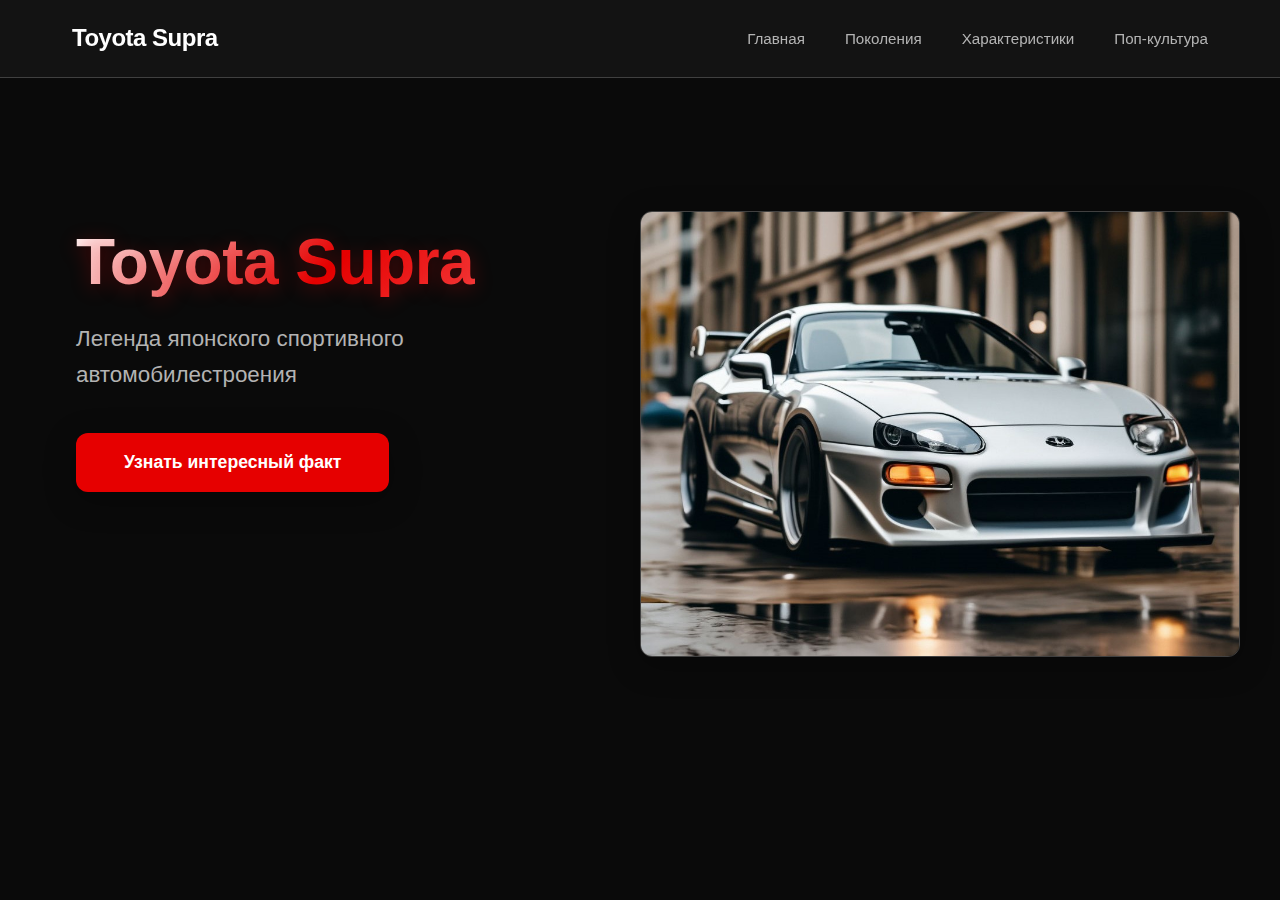
<file: index.html>
<!DOCTYPE html>
<html>
    <head>
        <meta charset="utf-8">
        <meta name="viewport" content="width=device-width, initial-scale=1.0">
        <title> Toyota Supra </title>
        <link rel="stylesheet" href="styles/style.css">
        <script src="scripts/components/navigation.js" defer></script>
        <script src="scripts/components/main.js" defer></script>
    </head>
    <body>
        <header id="navbar-placeholder"></header>
        
        <main>
            <section class="hero">
                <div class="hero-content">
                    <h1>Toyota Supra</h1>
                    <p class="hero-subtitle">Легенда японского спортивного автомобилестроения</p>
                    <button id="fact-button" class="cta-button">Узнать интересный факт</button>
                </div>
                <div class="hero-image">
                    <img src="images/supra_main.jpg" alt="Toyota Supra - надёжность и скорость" />
                </div>
            </section>
        </main>
        <div id="fact-modal" class="modal">
            <div class="modal-content">
                <div class="modal-header">
                    <h3>Интересный факт</h3>
                    <snap class="close-modal">&times;</snap>
                </div>
                <div class="modal-body">
                    <p id="fact-text">Здесь появится интересный факт...</p>
                </div>
                <div class="modal-footer">
                    <button id="close-fact" class="=modal-button">Закрыть</button>
                    <button id="another-fact" class="=modal-button primary">Ещё факт</button>
                </div>
            </div>
        </div>
    </body>
</html>
</file>
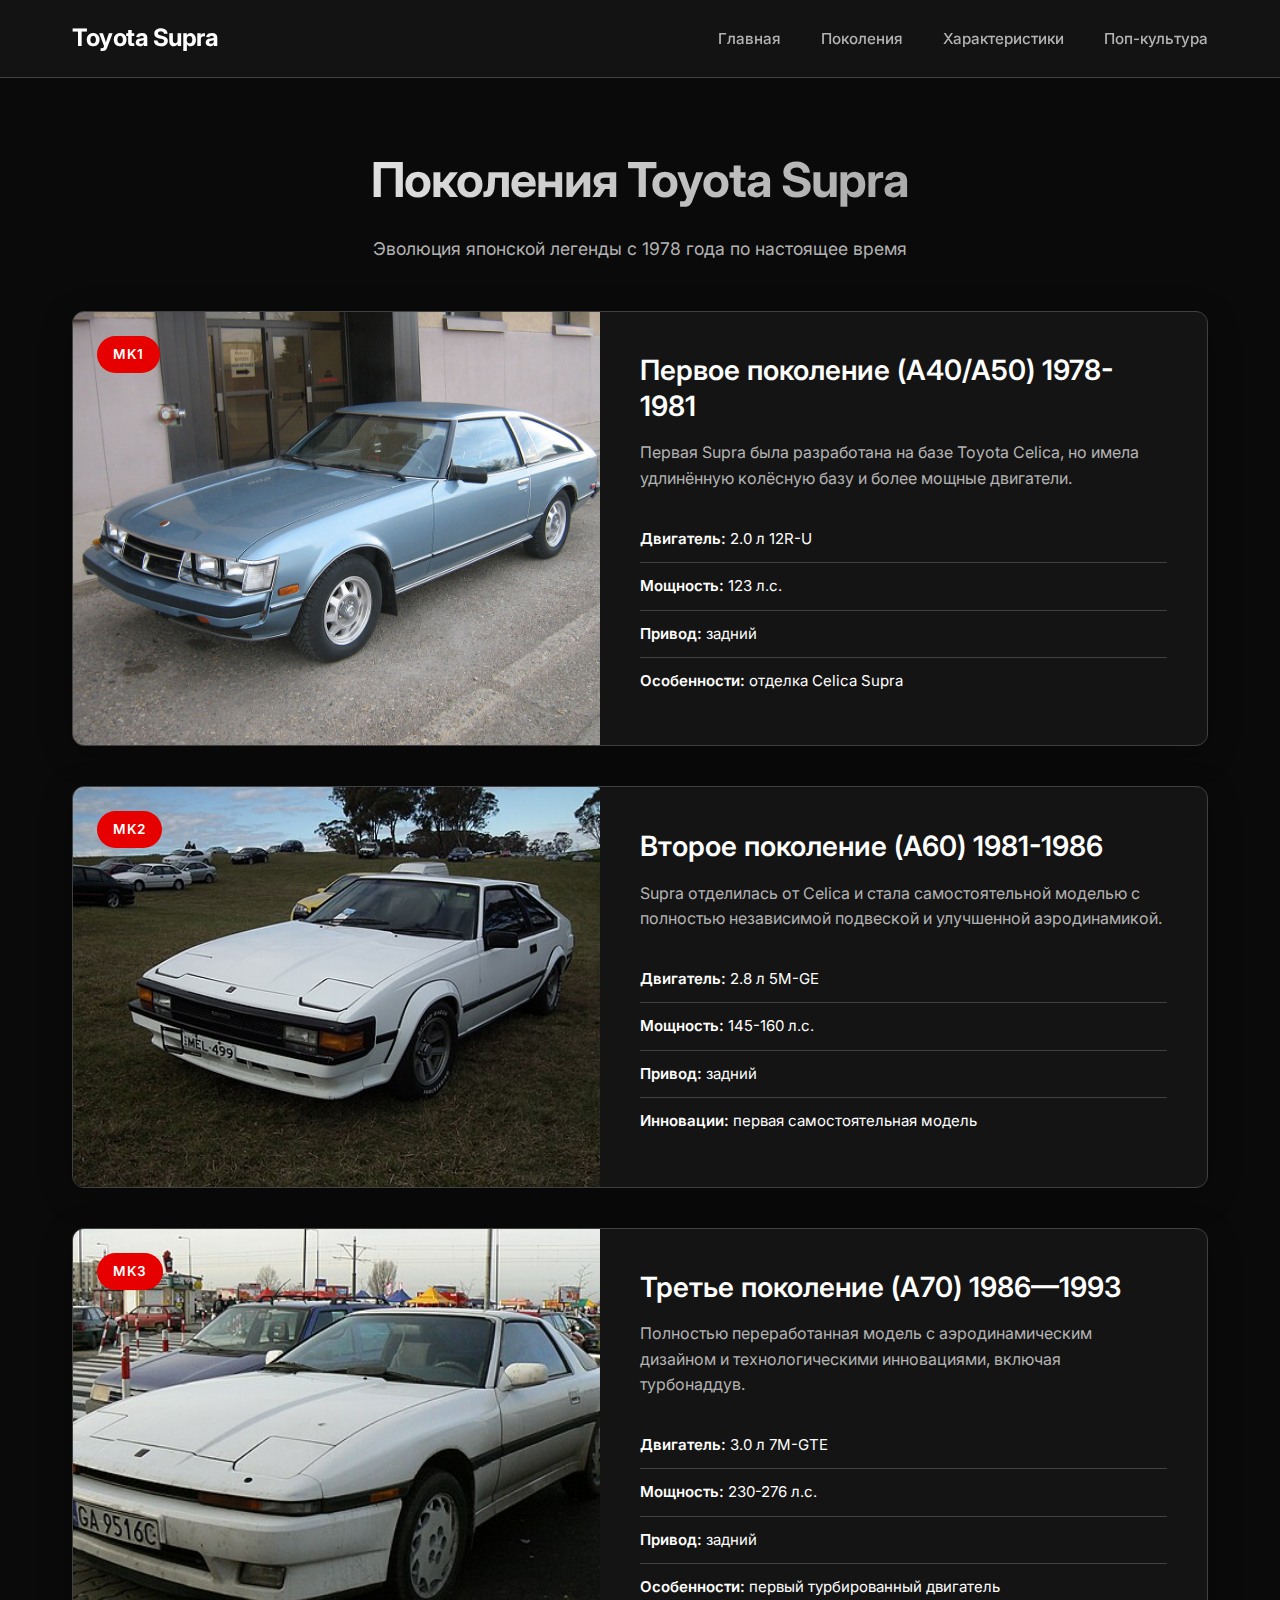
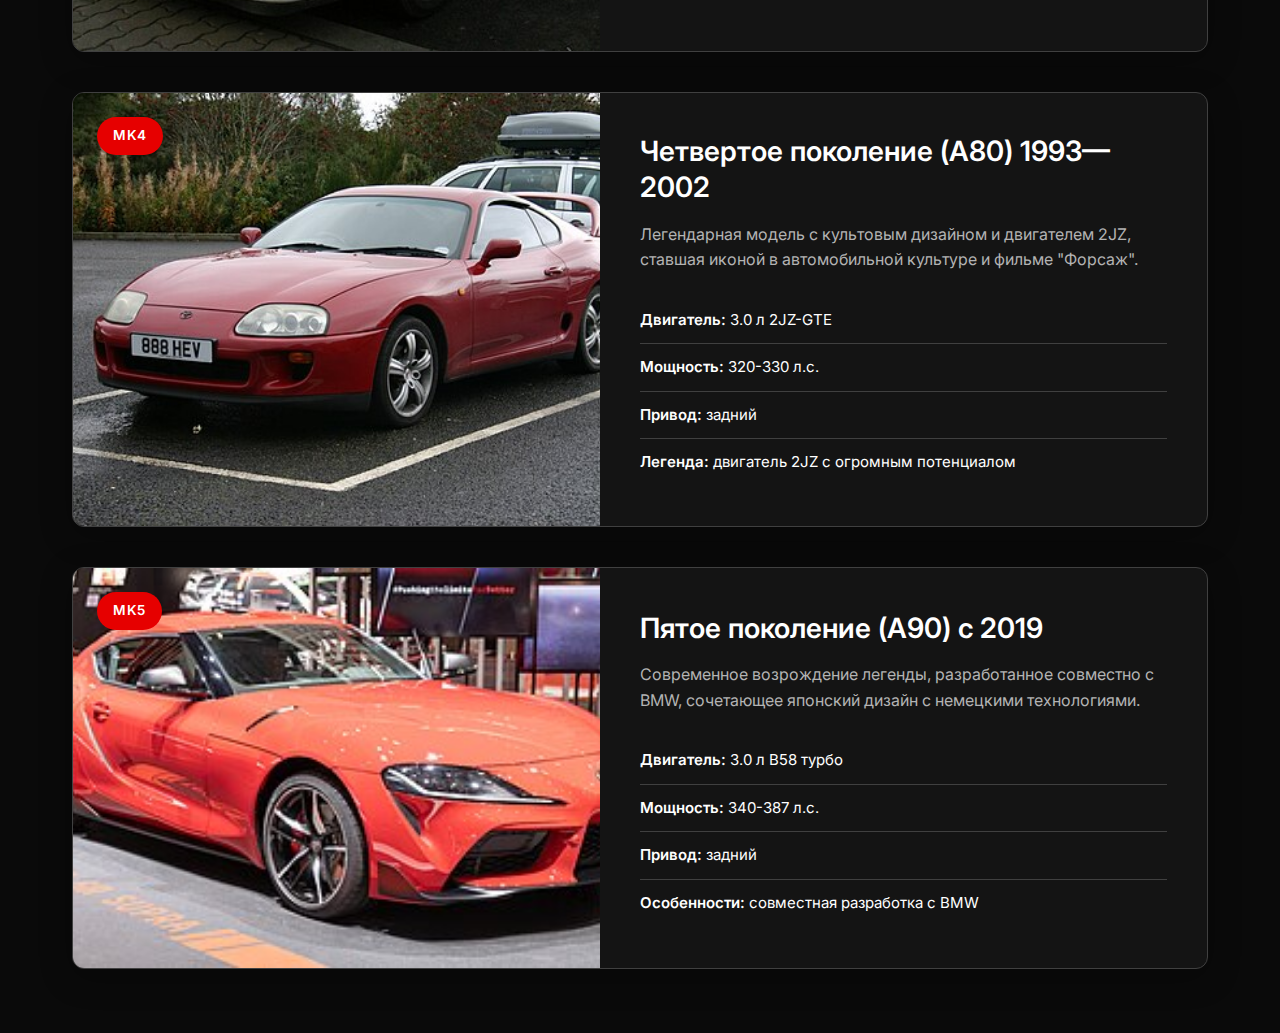
<file: generations.html>
<!DOCTYPE html>
<html lang="ru">
<head>
    <meta charset="UTF-8">
    <meta name="viewport" content="width=device-width, initial-scale=1.0">
    <title>Toyota Supra - Поколения</title>
    <link rel="stylesheet" href="styles/style.css">
    <link href="https://fonts.googleapis.com/css2?family=Inter:wght@300;400;500;600;700&display=swap" rel="stylesheet">
</head>
<body>
    <div id="navbar-placeholder"></div>

    <div class="container">
        <header class="page-header">
            <h1>Поколения Toyota Supra</h1>
            <p class="page-subtitle">Эволюция японской легенды с 1978 года по настоящее время</p>
        </header>

        <div class="generations-grid">
            <div class="generation-card">
                <div class="generation-visual">
                    <div class="generation-img" style="background-image: url('images/generations/1.png');"></div>
                    <div class="generation-badge">MK1</div>
                </div>
                <div class="generation-content">
                    <h2>Первое поколение (A40/A50) 1978-1981</h2>
                    <p>Первая Supra была разработана на базе Toyota Celica, но имела удлинённую колёсную базу и более мощные двигатели.</p>
                    <ul class="specs-list">
                        <li><strong>Двигатель:</strong> 2.0 л 12R-U</li>
                        <li><strong>Мощность:</strong> 123 л.с.</li>
                        <li><strong>Привод:</strong> задний</li>
                        <li><strong>Особенности:</strong> отделка Celica Supra</li>
                    </ul>
                </div>
            </div>

            <div class="generation-card">
                <div class="generation-visual">
                    <div class="generation-img" style="background-image: url('images/generations/2.png');"></div>
                    <div class="generation-badge">MK2</div>
                </div>
                <div class="generation-content">
                    <h2>Второе поколение (A60) 1981-1986</h2>
                    <p>Supra отделилась от Celica и стала самостоятельной моделью с полностью независимой подвеской и улучшенной аэродинамикой.</p>
                    <ul class="specs-list">
                        <li><strong>Двигатель:</strong> 2.8 л 5M-GE</li>
                        <li><strong>Мощность:</strong> 145-160 л.с.</li>
                        <li><strong>Привод:</strong> задний</li>
                        <li><strong>Инновации:</strong> первая самостоятельная модель</li>
                    </ul>
                </div>
            </div>

            <div class="generation-card">
                <div class="generation-visual">
                    <div class="generation-img" style="background-image: url('images/generations/3.png');"></div>
                    <div class="generation-badge">MK3</div>
                </div>
                <div class="generation-content">
                    <h2>Третье поколение (A70) 1986—1993</h2>
                    <p>Полностью переработанная модель с аэродинамическим дизайном и технологическими инновациями, включая турбонаддув.</p>
                    <ul class="specs-list">
                        <li><strong>Двигатель:</strong> 3.0 л 7M-GTE</li>
                        <li><strong>Мощность:</strong> 230-276 л.с.</li>
                        <li><strong>Привод:</strong> задний</li>
                        <li><strong>Особенности:</strong> первый турбированный двигатель</li>
                    </ul>
                </div>
            </div>

            <div class="generation-card">
                <div class="generation-visual">
                    <div class="generation-img" style="background-image: url('images/generations/4.png');"></div>
                    <div class="generation-badge">MK4</div>
                </div>
                <div class="generation-content">
                    <h2>Четвертое поколение (A80) 1993—2002</h2>
                    <p>Легендарная модель с культовым дизайном и двигателем 2JZ, ставшая иконой в автомобильной культуре и фильме "Форсаж".</p>
                    <ul class="specs-list">
                        <li><strong>Двигатель:</strong> 3.0 л 2JZ-GTE</li>
                        <li><strong>Мощность:</strong> 320-330 л.с.</li>
                        <li><strong>Привод:</strong> задний</li>
                        <li><strong>Легенда:</strong> двигатель 2JZ с огромным потенциалом</li>
                    </ul>
                </div>
            </div>

            <div class="generation-card">
                <div class="generation-visual">
                    <div class="generation-img" style="background-image: url('images/generations/5.png');"></div>
                    <div class="generation-badge">MK5</div>
                </div>
                <div class="generation-content">
                    <h2>Пятое поколение (A90) с 2019</h2>
                    <p>Современное возрождение легенды, разработанное совместно с BMW, сочетающее японский дизайн с немецкими технологиями.</p>
                    <ul class="specs-list">
                        <li><strong>Двигатель:</strong> 3.0 л B58 турбо</li>
                        <li><strong>Мощность:</strong> 340-387 л.с.</li>
                        <li><strong>Привод:</strong> задний</li>
                        <li><strong>Особенности:</strong> совместная разработка с BMW</li>
                    </ul>
                </div>
            </div>
        </div>
    </div>

    <script src="scripts/components/navigation.js"></script>
</body>
</html>
</file>
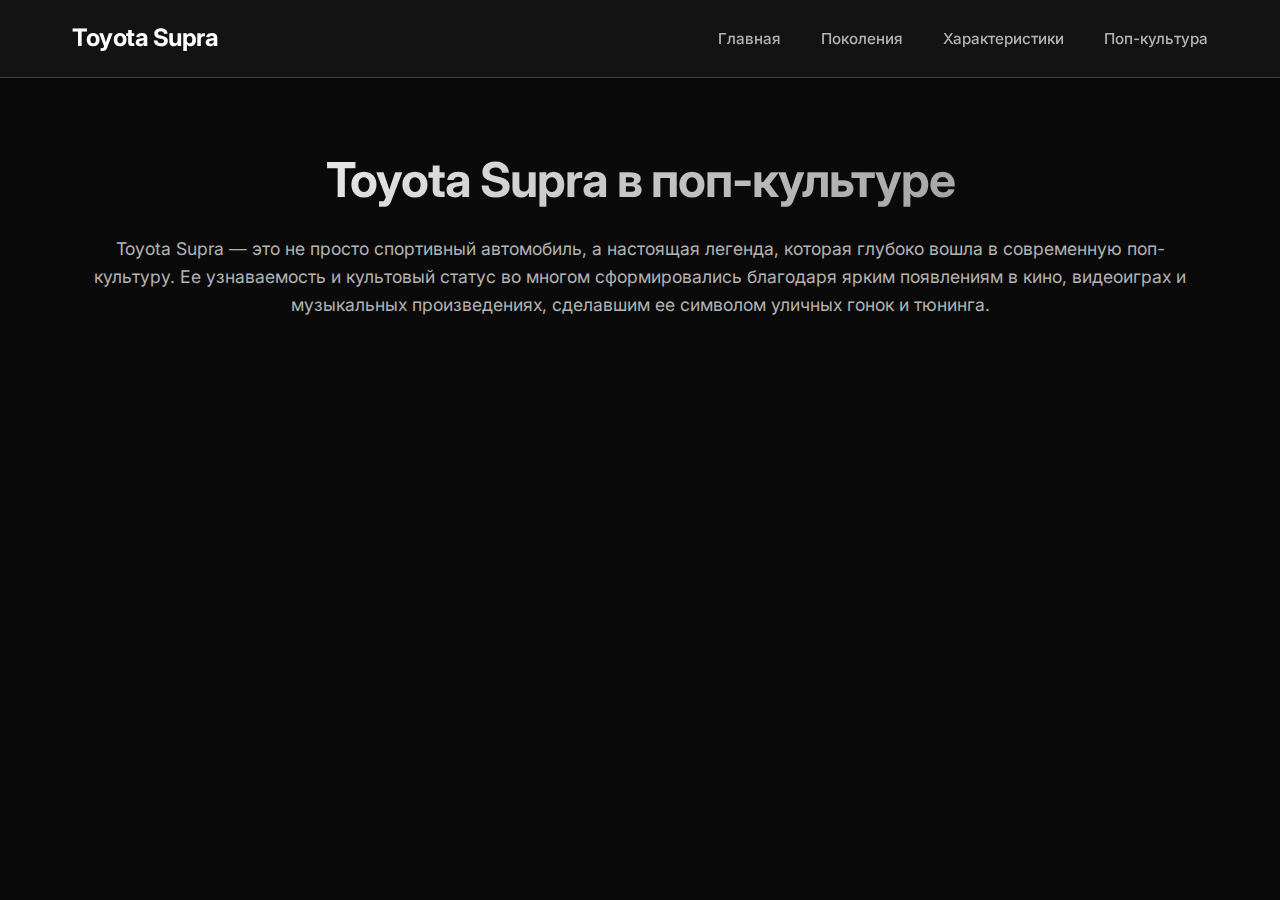
<file: popculture.html>
<!DOCTYPE html>
<html>
    <head>
        <meta charset="utf-8">
        <title> Toyota Supra </title>
        <script src="scripts/components/navigation.js" defer></script>
        <link rel="stylesheet" href="styles/style.css">
        <link href="https://fonts.googleapis.com/css2?family=Inter:wght@300;400;500;600;700&display=swap" rel="stylesheet">
    </head>
    <body>
        <div id="navbar-placeholder"></div>
        <div class="container">
            <header class="page-header">
                <h1>Toyota Supra в поп-культурe</h1>
                <p class="page-subtitle">Toyota Supra — это не просто спортивный автомобиль, а настоящая легенда, которая глубоко вошла в современную поп-культуру. 
                    Ее узнаваемость и культовый статус во многом сформировались благодаря ярким появлениям в кино, видеоиграх и музыкальных произведениях, 
                    сделавшим ее символом уличных гонок и тюнинга.</p>
            </header>

            
        </div>
    </body>
</html>
</file>
<file: styles/style.css>
/* styles/style.css */
:root {
    --primary-color: #e60000;
    --primary-dark: #cc0000;
    --dark-color: #1a1a1a;
    --dark-gray: #2d2d2d;
    --medium-gray: #404040;
    --light-gray: #8c8c8c;
    --background: #0a0a0a;
    --card-bg: #141414;
    --text-primary: #ffffff;
    --text-secondary: #b3b3b3;
    --border-radius: 12px;
    --shadow: 0 8px 32px rgba(0, 0, 0, 0.3);
    --transition: all 0.3s ease;
}

* {
    margin: 0;
    padding: 0;
    box-sizing: border-box;
}

body {
    font-family: 'Inter', -apple-system, BlinkMacSystemFont, sans-serif;
    background-color: var(--background);
    color: var(--text-primary);
    line-height: 1.6;
    font-weight: 400;
}

/* Навигация */
.navbar {
    background: rgba(20, 20, 20, 0.95);
    backdrop-filter: blur(10px);
    padding: 1.2rem 0;
    border-bottom: 1px solid var(--medium-gray);
    position: sticky;
    top: 0;
    z-index: 1000;
}

.nav-container {
    max-width: 1200px;
    margin: 0 auto;
    display: flex;
    justify-content: space-between;
    align-items: center;
    padding: 0 2rem;
}

.nav-logo {
    color: var(--text-primary);
    font-size: 1.5rem;
    font-weight: 700;
    text-decoration: none;
    letter-spacing: -0.5px;
}

.nav-logo:hover {
    color: var(--primary-color);
}

.nav-menu {
    display: flex;
    list-style: none;
    gap: 2.5rem;
}

.nav-link {
    color: var(--text-secondary);
    text-decoration: none;
    font-weight: 500;
    font-size: 0.95rem;
    transition: var(--transition);
    position: relative;
}

.nav-link:hover {
    color: var(--text-primary);
}

.nav-link::after {
    content: '';
    position: absolute;
    bottom: -5px;
    left: 0;
    width: 0;
    height: 2px;
    background: var(--primary-color);
    transition: var(--transition);
}

.nav-link:hover::after {
    width: 100%;
}

/* Основной контейнер */
.container {
    max-width: 1200px;
    margin: 0 auto;
    padding: 0 2rem;
}

/* Заголовок страницы */
.page-header {
    text-align: center;
    padding: 4rem 0 3rem;
    max-width: 1100px;
    margin: 0 auto;
}

.page-header h1 {
    font-size: 3rem;
    font-weight: 700;
    margin-bottom: 1rem;
    letter-spacing: -1px;
    background: linear-gradient(135deg, var(--text-primary), var(--light-gray));
    -webkit-background-clip: text;
    -webkit-text-fill-color: transparent;
    background-clip: text;
}

.page-subtitle {
    color: var(--text-secondary);
    font-size: 1.1rem;
    font-weight: 400;
}

/* Сетка поколений */
.generations-grid {
    display: flex;
    flex-direction: column;
    gap: 2.5rem;
    padding-bottom: 4rem;
}

/* Карточка поколения */
.generation-card {
    background: var(--card-bg);
    border-radius: var(--border-radius);
    overflow: hidden;
    box-shadow: var(--shadow);
    border: 1px solid var(--medium-gray);
    transition: var(--transition);
    display: flex;
    min-height: 400px;
}

.generation-card:hover {
    transform: translateY(-5px);
    border-color: var(--primary-color);
    box-shadow: 0 12px 40px rgba(230, 0, 0, 0.2);
}

.generation-visual {
    flex: 1;
    position: relative;
    min-height: 400px;
    background: linear-gradient(135deg, var(--dark-gray), var(--dark-color));
}

.generation-img {
    width: 100%;
    height: 100%;
    background-size: cover;
    background-position: center;
    background-repeat: no-repeat;
    transition: var(--transition);
}

.generation-card:hover .generation-img {
    transform: scale(1.05);
}

.generation-badge {
    position: absolute;
    top: 1.5rem;
    left: 1.5rem;
    background: var(--primary-color);
    color: white;
    padding: 0.5rem 1rem;
    border-radius: 20px;
    font-size: 0.85rem;
    font-weight: 600;
    letter-spacing: 0.5px;
}

/* Контент карточки */
.generation-content {
    flex: 1;
    padding: 2.5rem;
    display: flex;
    flex-direction: column;
    justify-content: center;
}

.generation-content h2 {
    font-size: 1.75rem;
    font-weight: 600;
    margin-bottom: 1rem;
    color: var(--text-primary);
    line-height: 1.3;
}

.generation-content p {
    color: var(--text-secondary);
    margin-bottom: 1.5rem;
    font-size: 1rem;
    line-height: 1.6;
}

/* Список характеристик */
.specs-list {
    list-style: none;
    margin-top: auto;
}

.specs-list li {
    padding: 0.5rem 0;
    border-bottom: 1px solid var(--medium-gray);
    color: var(--text-secondary);
    font-size: 0.95rem;
}

.specs-list li:last-child {
    border-bottom: none;
}

.specs-list strong {
    color: var(--text-primary);
    font-weight: 600;
}

/* Адаптивность */
@media (max-width: 968px) {
    .generation-card {
        flex-direction: column;
        min-height: auto;
    }
    
    .generation-visual {
        min-height: 300px;
    }
    
    .page-header h1 {
        font-size: 2.5rem;
    }
    
    .nav-menu {
        gap: 1.5rem;
    }

    .timeline::before {
        left: 30px;
    }
    
    .timeline-year {
        left: 30px;
        transform: none;
    }
    
    .timeline-content {
        margin-left: 60px;
        flex-direction: row !important;
    }
    
    .timeline-media {
        flex: 0 0 150px;
    }
}

@media (max-width: 768px) {
    .container {
        padding: 0 1.5rem;
    }
    
    .nav-container {
        flex-direction: column;
        gap: 1rem;
        padding: 0 1.5rem;
    }
    
    .nav-menu {
        gap: 1.2rem;
    }
    
    .page-header {
        padding: 3rem 0 2rem;
    }
    
    .page-header h1 {
        font-size: 2rem;
    }
    
    .generation-content {
        padding: 2rem;
    }
    
    .generation-content h2 {
        font-size: 1.5rem;
    }
    .main-content {
        padding: 0 1.5rem;
    }
    
    .hero {
        padding: 2rem 0;
        min-height: auto;
    }
    
    .hero-content h1 {
        font-size: 2.5rem;
    }
    
    .hero-subtitle {
        font-size: 1.2rem;
        margin-bottom: 2rem;
    }
    
    .cta-button {
        width: 100%;
        padding: 1.2rem 2rem;
    }
    .modal-content {
        margin: 20% auto;
        width: 90%;
        max-width: 350px;
    }
    
    .modal-header {
        padding: 1rem;
    }
    
    .modal-header h3 {
        font-size: 1.1rem;
    }
    
    .modal-body {
        padding: 1.2rem;
    }
    
    #fact-text {
        font-size: 0.95rem;
    }
    
    .modal-footer {
        padding: 1rem;
        flex-direction: row;
    }
    
    .modal-button {
        padding: 0.6rem 1rem;
        font-size: 0.85rem;
        max-width: none;
    }

    .timeline-content {
        flex-direction: column !important;
        gap: 1rem;
    }
    
    .timeline-media {
        flex: none;
        width: 100%;
    }
    
    .gallery-grid {
        grid-template-columns: 1fr;
    }
    
    .stats-grid {
        grid-template-columns: repeat(2, 1fr);
    }
    
    .quote-text {
        font-size: 1.2rem;
    }
}

@media (max-width: 480px) {
    .nav-menu {
        flex-direction: column;
        gap: 0.8rem;
        text-align: center;
    }
    
    .page-header h1 {
        font-size: 1.75rem;
    }
    
    .generation-content {
        padding: 1.5rem;
    }
    
    .generation-badge {
        top: 1rem;
        left: 1rem;
    }

    .hero-content h1 {
        font-size: 2rem;
    }
    
    .hero-subtitle {
        font-size: 1.1rem;
    }
    .modal-content {
        margin: 25% auto;
        width: 95%;
        max-width: 300px;
    }
    
    .modal-footer {
        flex-direction: column;
        gap: 0.5rem;
    }

    .stats-grid {
        grid-template-columns: 1fr;
    }
    
    .timeline-content {
        margin-left: 40px;
        padding: 1.5rem;
    }
    
    .timeline-year {
        left: 20px;
    }
}

.main-content {
    max-width: 1200px;
    margin: 0 auto;
    padding: 0 2rem;
}

.hero {
    display: flex;
    justify-content: space-between;
    align-items: center;
    padding: 4rem 0;
    gap: 3rem;
    min-height: 80vh;
    max-width: 1200px;
    margin: 0 auto;
}

.hero-content {
    flex: 1;
    padding-left: 3%;
    padding-bottom: 13%;
    max-width: 600px;
}

.hero-content h1 {
    font-size: 4rem;
    font-weight: 800;
    margin-bottom: 1.5rem;
    background: linear-gradient(135deg, #ffffff 0%, #e60000 50%, #ff6b6b 100%);
    -webkit-background-clip: text;
    -webkit-text-fill-color: transparent;
    background-clip: text;
    line-height: 1.1;
    text-shadow: 0 4px 20px rgba(230, 0, 0, 0.3);
    letter-spacing: -0.5px;
}

.hero-subtitle {
    font-size: 1.4rem;
    color: var(--text-secondary);
    margin-bottom: 2.5rem;
    font-weight: 300;
    line-height: 1.6;
    max-width: 500px;
}

.cta-button {
    background: var(--primary-color);
    color: white;
    border: none;
    padding: 1.2rem 3rem;
    font-size: 1.1rem;
    border-radius: var(--border-radius);
    cursor: pointer;
    font-weight: 600;
    transition: var(--transition);
    box-shadow: var(--shadow);
    position: relative;
    overflow: hidden;
}

.cta-button:hover {
    background: var(--primary-dark);
    transform: translateY(-3px);
    box-shadow: 0 8px 25px rgba(230, 0, 0, 0.4);
}

.cta-button:active {
    transform: translateY(-1px);
}

.hero-image {
    flex: 1;
    position: relative;
    padding-right: 10%;
    max-width: 600px;
}

.hero-image img {
    width: 125%;
    height: auto;
    border-radius: var(--border-radius);
    box-shadow: var(--shadow);
    transition: var(--transition);
    border: 1px solid var(--medium-gray);
}

.hero-image img:hover {
    transform: scale(1.03);
    box-shadow: 0 12px 40px rgba(230, 0, 0, 0.2);
}

@media (max-width: 1024px) {
    .hero {
        flex-direction: column;
        text-align: center;
        padding: 3rem 0;
        gap: 2rem;
    }
    
    .hero-content h1 {
        font-size: 3.2rem;
    }
    
    .hero-subtitle {
        margin: 0 auto 2.5rem auto;
    }
}

.modal {
    display: none;
    position: fixed;
    z-index: 1000;
    left: 0;
    top: 0;
    width: 100%;
    height: 100%;
    background-color: rgba(0, 0, 0, 0.7);
    backdrop-filter: blur(3px);
    animation: fadeIn 0.3s ease-out;
}

@keyframes fadeIn {
    from { opacity: 0; }
    to { opacity: 1; }
}

.modal-content {
    background: var(--card-bg);
    margin: 15% auto;
    padding: 0;
    border-radius: 12px;
    width: 85%;
    max-width: 400px;
    box-shadow: 0 8px 30px rgba(230, 107, 0, 0.25);
    border: 1px solid var(--medium-gray);
    overflow: hidden;
    animation: slideInDown 0.3s ease-out;
}

@keyframes slideInDown {
    from {
        opacity: 0;
        transform: translateY(-50px) scale(0.95);
    }
    to {
        opacity: 1;
        transform: translateY(0) scale(1);
    }
}

.modal-header {
    background: rgba(255, 38, 0, 0.792);
    padding: 0.6rem;
    display: flex;
    justify-content: space-between;
    align-items: center;
    border-bottom: 1px solid rgba(255, 255, 255, 0.1);
}

.modal-header h3 {
    color: white;
    margin: 0;
    font-size: 1.2rem;
    font-weight: 600;
}

.close-modal {
    color: white;
    font-size: 1.5rem;
    font-weight: bold;
    cursor: pointer;
    line-height: 1;
    transition: var(--transition);
    padding: 0.2rem;
    border-radius: 3px;
}

.close-modal:hover {
    background: rgba(255, 255, 255, 0.1);
    transform: scale(1.1);
}

.modal-body {
    padding: 2rem;
    text-align: center;
}

#fact-text {
    color: var(--text-primary);
    font-size: 1.3rem;
    line-height: 1.5;
    margin: 0;
    font-weight: 400;
}

.modal-footer {
    padding: 1.2rem;
    background: var(--dark-gray);
    display: flex;
    gap: 0.8rem;
    justify-content: center;
    border-top: 1px solid var(--medium-gray);
}

.modal-button {
    background: var(--medium-gray);
    color: var(--text-primary);
    border: none;
    padding: 0.7rem 1.2rem;
    border-radius: 6px;
    cursor: pointer;
    font-weight: 500;
    font-size: 0.9rem;
    transition: var(--transition);
    flex: 1;
    max-width: 120px;
}

.modal-button:hover {
    background: var(--light-gray);
    transform: translateY(-1px); 
}

.modal-button.primary {
    background: var(--primary-color);
    color: white;
}

.modal-button.primary:hover {
    background: var(--primary-dark);
    transform: translateY(-1px);
}

@keyframes slideOutUp {
    from {
        opacity: 1;
        transform: translateY(0) scale(1);
    }
    to {
        opacity: 0;
        transform: translateY(-50px) scale(0.95);
    }
}

.timeline-section {
    padding: 4rem 0;
}

.timeline-header {
    text-align: center;
    margin-bottom: 4rem;
}

.timeline-header h2 {
    font-size: 2.5rem;
    font-weight: 700;
    margin-bottom: 1rem;
    color: var(--text-primary);
}

.timeline-header p {
    color: var(--text-secondary);
    font-size: 1.1rem;
}

.timeline {
    position: relative;
    max-width: 1000px;
    margin: 0 auto;
}

.timeline::before {
    content: '';
    position: absolute;
    left: 50%;
    top: 0;
    bottom: 0;
    width: 2px;
    background: var(--primary-color);
    transform: translateX(-50%);
}

.timeline-item {
    margin-bottom: 4rem;
    position: relative;
}

.timeline-year {
    position: absolute;
    left: 50%;
    transform: translateX(-50%);
    background: var(--primary-color);
    color: white;
    padding: 0.5rem 1.5rem;
    border-radius: 25px;
    font-weight: 600;
    font-size: 0.9rem;
    z-index: 2;
    top: -15px;
}

.timeline-content {
    display: flex;
    align-items: center;
    gap: 2rem;
    background: var(--card-bg);
    border-radius: var(--border-radius);
    padding: 2rem;
    border: 1px solid var(--medium-gray);
    position: relative;
}

.timeline-item:nth-child(odd) .timeline-content {
    flex-direction: row-reverse;
}

.timeline-media {
    flex: 1;
}

.supra-images-window {
    position: relative;
    border-radius: var(--border-radius);
    overflow: hidden;
    aspect-ratio: 16/9;
}

.supra-images-window  img {
    width: 100%;
    height: 100%;
    object-fit: cover;
    transition: var(--transition);
}

.timeline-text {
    flex: 1;
}

.timeline-text h3 {
    font-size: 1.5rem;
    font-weight: 600;
    margin-bottom: 1rem;
    color: var(--text-primary);
}

.timeline-text p {
    color: var(--text-secondary);
    line-height: 1.6;
    margin-bottom: 1rem;
}

.quote {
    font-style: italic;
    color: var(--primary-color);
    border-left: 3px solid var(--primary-color);
    padding-left: 1rem;
    margin: 1rem 0;
}

.timeline-tags {
    display: flex;
    gap: 0.5rem;
    flex-wrap: wrap;
}

.tag {
    padding: 0.3rem 0.8rem;
    border-radius: 15px;
    font-size: 0.8rem;
    font-weight: 500;
}

.tag.movie { background: rgba(230, 0, 0, 0.2); color: var(--primary-color); }
.tag.game { background: rgba(0, 150, 255, 0.2); color: #0096ff; }
.tag.music { background: rgba(255, 215, 0, 0.2); color: #ffd700; }
.tag.anime { background: rgba(138, 43, 226, 0.2); color: #8a2be2; }
.tag.racing { background: rgba(34, 139, 34, 0.2); color: #228b22; }
.tag.tuning { background: rgba(255, 140, 0, 0.2); color: #ff8c00; }
.tag.iconic { background: rgba(220, 20, 60, 0.2); color: #dc143c; }
.tag.status { background: rgba(75, 0, 130, 0.2); color: #4b0082; }

.gallery-section {
    padding: 4rem 0;
    background: var(--dark-gray);
    margin: 0 -2rem;
    padding-left: 2rem;
    padding-right: 2rem;
}

.gallery-header {
    text-align: center;
    margin-bottom: 3rem;
}

.gallery-header h2 {
    font-size: 2.5rem;
    font-weight: 700;
    margin-bottom: 1rem;
    color: var(--text-primary);
}

.gallery-header p {
    color: var(--text-secondary);
}

.gallery-grid {
    display: grid;
    grid-template-columns: repeat(auto-fit, minmax(280px, 1fr));
    gap: 1.5rem;
}

.gallery-item {
    border-radius: var(--border-radius);
    overflow: hidden;
    position: relative;
    aspect-ratio: 4/3;
}

.gallery-image {
    position: relative;
    width: 100%;
    height: 100%;
}

.gallery-image img {
    width: 100%;
    height: 100%;
    object-fit: cover;
    transition: var(--transition);
}

.gallery-overlay {
    position: absolute;
    top: 0;
    left: 0;
    right: 0;
    bottom: 0;
    background: rgba(0, 0, 0, 0.8);
    display: flex;
    flex-direction: column;
    justify-content: center;
    align-items: center;
    opacity: 0;
    transition: var(--transition);
    padding: 2rem;
    text-align: center;
}

.gallery-item:hover .gallery-overlay {
    opacity: 1;
}

.gallery-item:hover .gallery-image img {
    transform: scale(1.1);
}

.gallery-overlay h3 {
    color: var(--text-primary);
    font-size: 1.3rem;
    margin-bottom: 0.5rem;
    font-weight: 600;
}

.gallery-overlay p {
    color: var(--text-secondary);
    margin-bottom: 1.5rem;
}

.gallery-btn {
    background: var(--primary-color);
    color: white;
    border: none;
    padding: 0.8rem 1.5rem;
    border-radius: 6px;
    cursor: pointer;
    font-weight: 500;
    transition: var(--transition);
}

.gallery-btn:hover {
    background: var(--primary-dark);
    transform: translateY(-2px);
}

.stats-section {
    padding: 4rem 0;
}

.stats-header {
    text-align: center;
    margin-bottom: 3rem;
}

.stats-header h2 {
    font-size: 2.5rem;
    font-weight: 700;
    margin-bottom: 1rem;
    color: var(--text-primary);
}

.stats-header p {
    color: var(--text-secondary);
}

.stats-grid {
    display: grid;
    grid-template-columns: repeat(auto-fit, minmax(200px, 1fr));
    gap: 2rem;
    max-width: 800px;
    margin: 0 auto;
}

.stat-card {
    background: var(--card-bg);
    padding: 2rem;
    border-radius: var(--border-radius);
    text-align: center;
    border: 1px solid var(--medium-gray);
    transition: var(--transition);
}

.stat-card:hover {
    transform: translateY(-5px);
    border-color: var(--primary-color);
}

.stat-number {
    font-size: 3rem;
    font-weight: 700;
    color: var(--primary-color);
    margin-bottom: 0.5rem;
}

.stat-label {
    color: var(--text-secondary);
    font-size: 0.9rem;
}

.quotes-section {
    padding: 4rem 0;
    background: var(--dark-gray);
    margin: 0 -2rem;
    padding-left: 2rem;
    padding-right: 2rem;
}

.quotes-slider {
    max-width: 800px;
    margin: 0 auto;
    position: relative;
}

.quote-item {
    display: none;
    text-align: center;
    padding: 2rem;
}

.quote-item.active {
    display: block;
    animation: fadeIn 0.5s ease;
}

.quote-text {
    font-size: 1.5rem;
    font-style: italic;
    color: var(--text-primary);
    margin-bottom: 1.5rem;
    line-height: 1.6;
}

.quote-author {
    color: var(--primary-color);
    font-weight: 600;
}

.slider-controls {
    display: flex;
    align-items: center;
    justify-content: center;
    gap: 1rem;
    margin-top: 2rem;
}

.slider-btn {
    background: var(--primary-color);
    color: white;
    border: none;
    width: 40px;
    height: 40px;
    border-radius: 50%;
    cursor: pointer;
    transition: var(--transition);
    display: flex;
    align-items: center;
    justify-content: center;
}

.slider-btn:hover {
    background: var(--primary-dark);
    transform: scale(1.1);
}

.slider-dots {
    display: flex;
    gap: 0.5rem;
}

.slider-dot {
    width: 10px;
    height: 10px;
    border-radius: 50%;
    background: var(--medium-gray);
    cursor: pointer;
    transition: var(--transition);
}

.slider-dot.active {
    background: var(--primary-color);
    transform: scale(1.2);
}




/* Стили для раздела характеристик */
.specifications-section {
    padding: 40px 0;
}

.generation-selector {
    display: flex;
    justify-content: center;
    flex-wrap: wrap;
    gap: 12px;
    margin: 40px 0;
    padding: 0 20px;
}

.spec-btn {
    padding: 14px 28px;
    border: 2px solid #e10600;
    background: white;
    color: #e10600;
    cursor: pointer;
    border-radius: 8px;
    transition: all 0.3s ease;
    font-weight: 600;
    font-size: 16px;
    font-family: 'Inter', sans-serif;
}

.spec-btn:hover {
    background: #e10600;
    color: white;
    transform: translateY(-2px);
    box-shadow: 0 6px 20px rgba(225, 6, 0, 0.25);
}

.spec-btn.active {
    background: #e10600;
    color: white;
    transform: translateY(-2px);
    box-shadow: 0 4px 15px rgba(225, 6, 0, 0.3);
}

.gen-specs {
    display: none;
    animation: fadeInUp 0.6s ease;
}

.gen-specs.active {
    display: block;
}

.specs-header {
    display: flex;
    align-items: center;
    justify-content: space-between;
    margin-bottom: 30px;
    padding-bottom: 20px;
    border-bottom: 2px solid #f0f0f0;
}

.specs-header h2 {
    margin: 0;
    color: #1a1a1a;
    font-weight: 600;
}

.specs-grid {
    display: grid;
    grid-template-columns: 2fr 1fr;
    gap: 40px;
    margin-top: 30px;
}

.specs-table-container {
    background: white;
    border-radius: 12px;
    padding: 30px;
    box-shadow: 0 4px 20px rgba(0, 0, 0, 0.08);
}

.specs-table-container h3 {
    margin-top: 0;
    margin-bottom: 20px;
    color: #e10600;
    font-weight: 600;
    font-size: 1.4em;
}

.specs-table {
    width: 100%;
    border-collapse: collapse;
    background: white;
    border-radius: 8px;
    overflow: hidden;
}

.specs-table th {
    background: #e10600;
    color: white;
    font-weight: 600;
    padding: 16px 20px;
    text-align: left;
    font-size: 16px;
}

.specs-table td {
    padding: 14px 20px;
    border-bottom: 1px solid #f0f0f0;
    font-size: 15px;
}

.specs-table tr:hover {
    background: #f8f9fa;
    transition: background-color 0.2s ease;
}

.specs-table td:first-child {
    font-weight: 500;
    color: #333;
}

.additional-specs {
    background: white;
    border-radius: 12px;
    padding: 30px;
    box-shadow: 0 4px 20px rgba(0, 0, 0, 0.08);
    height: fit-content;
}

.additional-specs h3 {
    margin-top: 0;
    margin-bottom: 20px;
    color: #e10600;
    font-weight: 600;
    font-size: 1.4em;
}

.specs-list {
    list-style: none;
    padding: 0;
    margin: 0;
}

.specs-list li {
    padding: 12px 0;
    border-bottom: 1px solid #f0f0f0;
    font-size: 15px;
    line-height: 1.5;
}

.specs-list li:last-child {
    border-bottom: none;
}

.specs-list strong {
    color: #1a1a1a;
    font-weight: 600;
}

/* Анимации */
@keyframes fadeInUp {
    from {
        opacity: 0;
        transform: translateY(30px);
    }
    to {
        opacity: 1;
        transform: translateY(0);
    }
}

/* Адаптивность для мобильных */
@media (max-width: 768px) {
    .generation-selector {
        flex-direction: column;
        align-items: center;
        margin: 30px 0;
    }
    
    .spec-btn {
        width: 100%;
        max-width: 300px;
        margin-bottom: 8px;
        padding: 12px 20px;
    }
    
    .specs-grid {
        grid-template-columns: 1fr;
        gap: 20px;
    }
    
    .specs-table-container,
    .additional-specs {
        padding: 20px;
    }
    
    .specs-table th,
    .specs-table td {
        padding: 12px 15px;
        font-size: 14px;
    }
    
    .specs-header {
        flex-direction: column;
        align-items: flex-start;
        gap: 15px;
    }
    
    .specifications-section {
        padding: 20px 0;
    }
}

@media (min-width: 1024px) {
    .specifications-section {
        max-width: 1200px;
        margin: 0 auto;
    }
    
    .specs-grid {
        gap: 50px;
    }
}




/* ===== СТИЛИ ДЛЯ РАЗДЕЛА ХАРАКТЕРИСТИК ===== */

.specifications-section {
    padding: 4rem 0;
}

.generation-selector {
    display: flex;
    justify-content: center;
    flex-wrap: wrap;
    gap: 12px;
    margin: 40px 0;
    padding: 0 20px;
}

.spec-btn {
    padding: 14px 28px;
    border: 2px solid var(--primary-color);
    background: transparent;
    color: var(--text-primary);
    cursor: pointer;
    border-radius: 8px;
    transition: all 0.3s ease;
    font-weight: 600;
    font-size: 16px;
    font-family: 'Inter', sans-serif;
}

.spec-btn:hover {
    background: var(--primary-color);
    color: white;
    transform: translateY(-2px);
    box-shadow: 0 6px 20px rgba(230, 6, 0, 0.25);
}

.spec-btn.active {
    background: var(--primary-color);
    color: white;
    transform: translateY(-2px);
    box-shadow: 0 4px 15px rgba(230, 6, 0, 0.3);
}

.gen-specs {
    display: none;
    animation: fadeInUp 0.6s ease;
}

.gen-specs.active {
    display: block;
}

.specs-header {
    display: flex;
    align-items: center;
    justify-content: space-between;
    margin-bottom: 30px;
    padding-bottom: 20px;
    border-bottom: 2px solid var(--medium-gray);
}

.specs-header h2 {
    margin: 0;
    color: var(--text-primary);
    font-weight: 600;
    font-size: 2rem;
}

.generation-badge {
    background: var(--primary-color);
    color: white;
    padding: 0.5rem 1rem;
    border-radius: 20px;
    font-size: 0.85rem;
    font-weight: 600;
}

.specs-grid {
    display: grid;
    grid-template-columns: 2fr 1fr;
    gap: 40px;
    margin-top: 30px;
}

.specs-table-container {
    background: var(--card-bg);
    border-radius: 12px;
    padding: 30px;
    box-shadow: var(--shadow);
    border: 1px solid var(--medium-gray);
}

.specs-table-container h3 {
    margin-top: 0;
    margin-bottom: 20px;
    color: var(--primary-color);
    font-weight: 600;
    font-size: 1.4em;
}

.specs-table {
    width: 100%;
    border-collapse: collapse;
    background: var(--card-bg);
    border-radius: 8px;
    overflow: hidden;
}

.specs-table th {
    background: var(--primary-color);
    color: white;
    font-weight: 600;
    padding: 16px 20px;
    text-align: left;
    font-size: 16px;
}

.specs-table td {
    padding: 14px 20px;
    border-bottom: 1px solid var(--medium-gray);
    font-size: 15px;
    color: var(--text-primary);
}

.specs-table tr:hover {
    background: var(--dark-gray);
    transition: background-color 0.2s ease;
}

.specs-table td:first-child {
    font-weight: 500;
    color: var(--text-primary);
}

.additional-specs {
    background: var(--card-bg);
    border-radius: 12px;
    padding: 30px;
    box-shadow: var(--shadow);
    border: 1px solid var(--medium-gray);
    height: fit-content;
}

.additional-specs h3 {
    margin-top: 0;
    margin-bottom: 20px;
    color: var(--primary-color);
    font-weight: 600;
    font-size: 1.4em;
}

.specs-list {
    list-style: none;
    padding: 0;
    margin: 0;
}

.specs-list li {
    padding: 12px 0;
    border-bottom: 1px solid var(--medium-gray);
    font-size: 15px;
    line-height: 1.5;
    color: var(--text-primary);
}

.specs-list li:last-child {
    border-bottom: none;
}

.specs-list strong {
    color: var(--text-primary);
    font-weight: 600;
}

/* Анимации */
@keyframes fadeInUp {
    from {
        opacity: 0;
        transform: translateY(30px);
    }
    to {
        opacity: 1;
        transform: translateY(0);
    }
}

/* Адаптивность для мобильных */
@media (max-width: 768px) {
    .generation-selector {
        flex-direction: column;
        align-items: center;
        margin: 30px 0;
    }
    
    .spec-btn {
        width: 100%;
        max-width: 300px;
        margin-bottom: 8px;
        padding: 12px 20px;
    }
    
    .specs-grid {
        grid-template-columns: 1fr;
        gap: 20px;
    }
    
    .specs-table-container,
    .additional-specs {
        padding: 20px;
    }
    
    .specs-table th,
    .specs-table td {
        padding: 12px 15px;
        font-size: 14px;
    }
    
    .specs-header {
        flex-direction: column;
        align-items: flex-start;
        gap: 15px;
    }
    
    .specifications-section {
        padding: 20px 0;
    }
}
</file>
